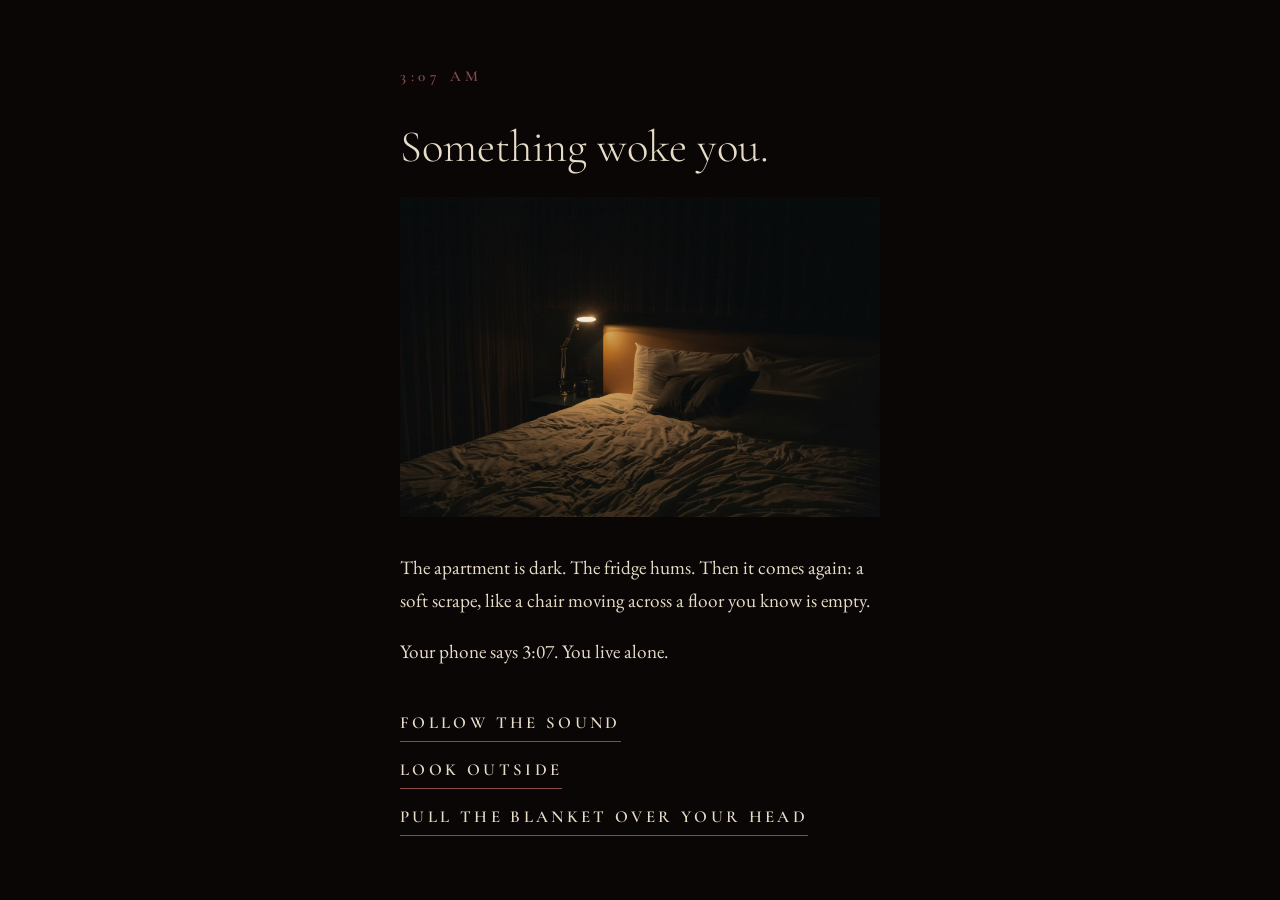
<file: index.html>
<!DOCTYPE html>
<html lang="en">
<head>
<meta charset="UTF-8">
<meta name="viewport" content="width=device-width, initial-scale=1">
<title>Something woke you.</title>
<link rel="preconnect" href="https://fonts.googleapis.com">
<link rel="preconnect" href="https://fonts.gstatic.com" crossorigin>
<link href="https://fonts.googleapis.com/css2?family=Cormorant+Garamond:wght@300;400;600&family=EB+Garamond:ital,wght@0,400;0,500;1,400&display=swap" rel="stylesheet">
<link rel="stylesheet" href="./assets/css/styles.css">
</head>
<body class="room">
<main>
<p class="time">3:07 AM</p>
<h1>Something woke you.</h1>
<img src="./assets/img/room.jpg" alt="A dim bedroom at night with an unmade bed lit by a single desk lamp">
<p>The apartment is dark. The fridge hums. Then it comes again: a soft scrape, like a chair moving across a floor you know is empty.</p>
<p>Your phone says 3:07. You live alone.</p>
<nav class="choices">
<a href="./kitchen.html">Follow the sound</a>
<a href="./window.html">Look outside</a>
<a href="./sleep.html">Pull the blanket over your head</a>
</nav>
</main>
</body>
</html>
</file>
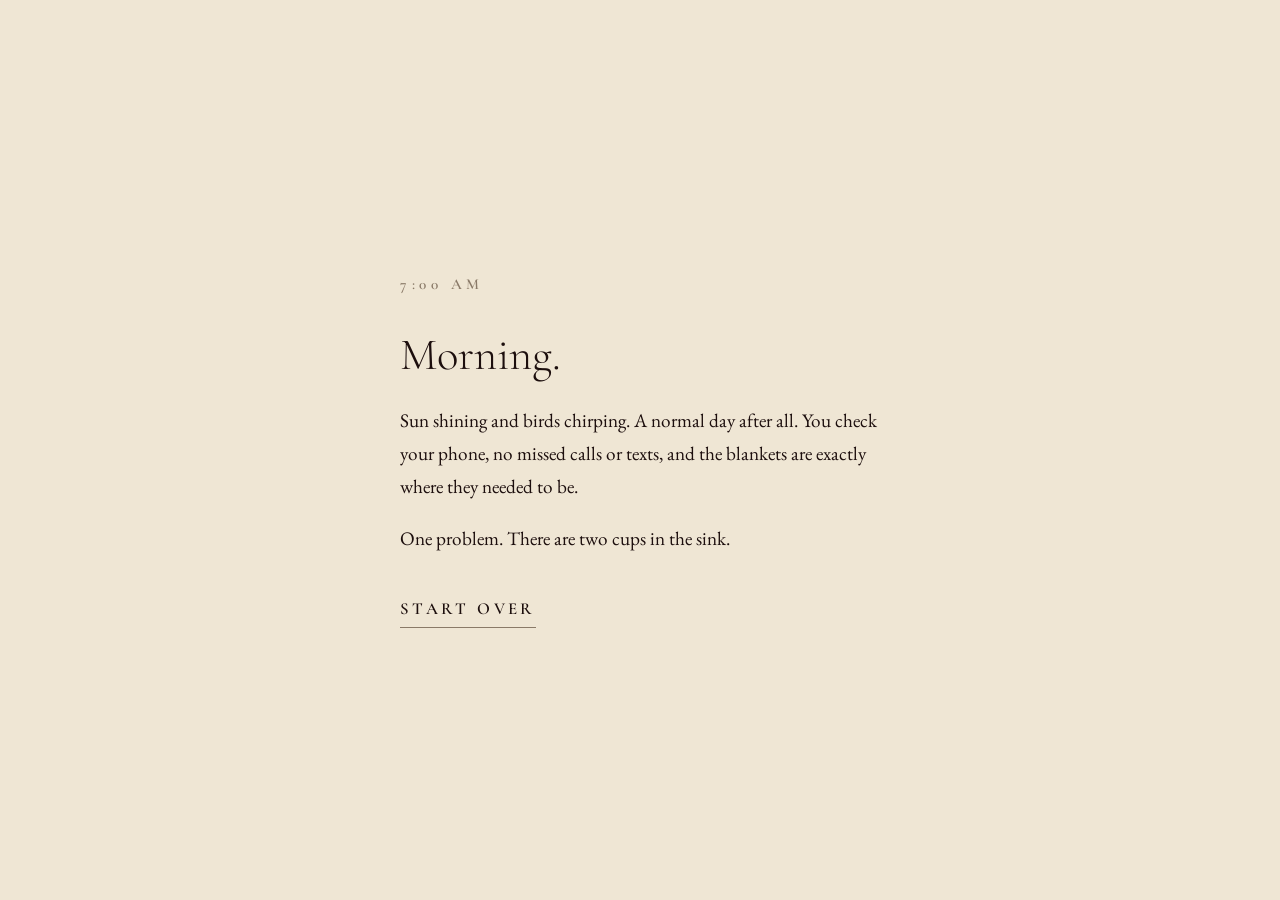
<file: ending.html>
<!DOCTYPE html>
<html lang="en">
<head>
<meta charset="UTF-8">
<meta name="viewport" content="width=device-width, initial-scale=1">
<title>Morning.</title>
<link rel="preconnect" href="https://fonts.googleapis.com">
<link rel="preconnect" href="https://fonts.gstatic.com" crossorigin>
<link href="https://fonts.googleapis.com/css2?family=Cormorant+Garamond:wght@300;400;600&family=EB+Garamond:ital,wght@0,400;0,500;1,400&display=swap" rel="stylesheet">
<link rel="stylesheet" href="./assets/css/styles.css">
</head>
<body class="ending">
<main>
<p class="time">7:00 AM</p>
<h1>Morning.</h1>
<p>Sun shining and birds chirping. A normal day after all. You check your phone, no missed calls or texts, and the blankets are exactly where they needed to be.</p>
<p>One problem. There are two cups in the sink.</p>
<nav class="choices">
<a href="./index.html">Start over</a>
</nav>
</main>
</body>
</html>
</file>
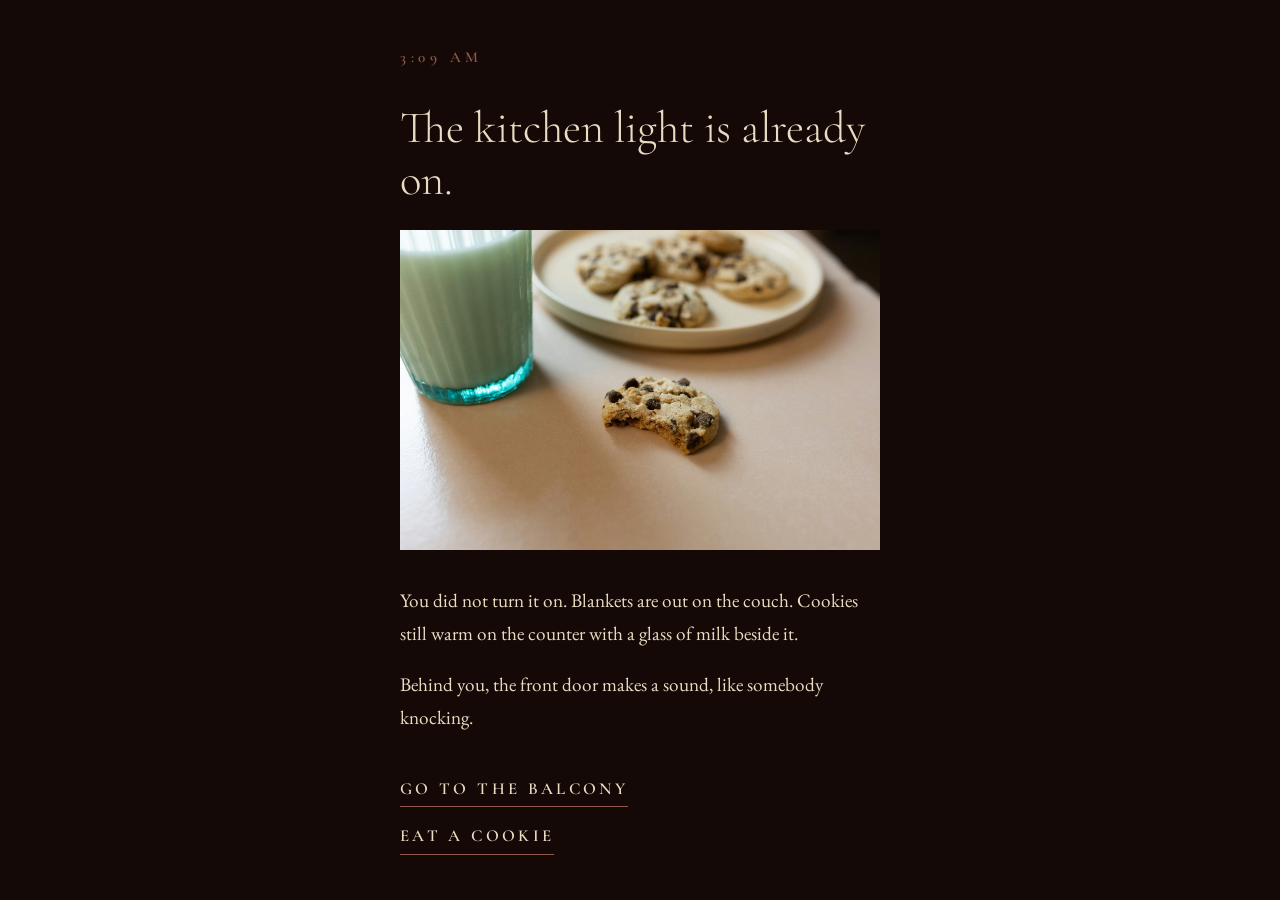
<file: kitchen.html>
<!DOCTYPE html>
<html lang="en">
<head>
<meta charset="UTF-8">
<meta name="viewport" content="width=device-width, initial-scale=1">
<title>The kitchen light is already on.</title>
<link rel="preconnect" href="https://fonts.googleapis.com">
<link rel="preconnect" href="https://fonts.gstatic.com" crossorigin>
<link href="https://fonts.googleapis.com/css2?family=Cormorant+Garamond:wght@300;400;600&family=EB+Garamond:ital,wght@0,400;0,500;1,400&display=swap" rel="stylesheet">
<link rel="stylesheet" href="./assets/css/styles.css">
</head>
<body class="kitchen">
<main>
<p class="time">3:09 AM</p>
<h1>The kitchen light is already on.</h1>
<img src="./assets/img/kitchen.jpg" alt="A glass of milk and chocolate chip cookies on a plate, with one cookie with a bite taken out">
<p>You did not turn it on. Blankets are out on the couch. Cookies still warm on the counter with a glass of milk beside it.</p>
<p>Behind you, the front door makes a sound, like somebody knocking.</p>
<nav class="choices">
<a href="./window.html">Go to the balcony</a>
<a href="./ending.html">Eat a cookie</a>
</nav>
</main>
</body>
</html>
</file>
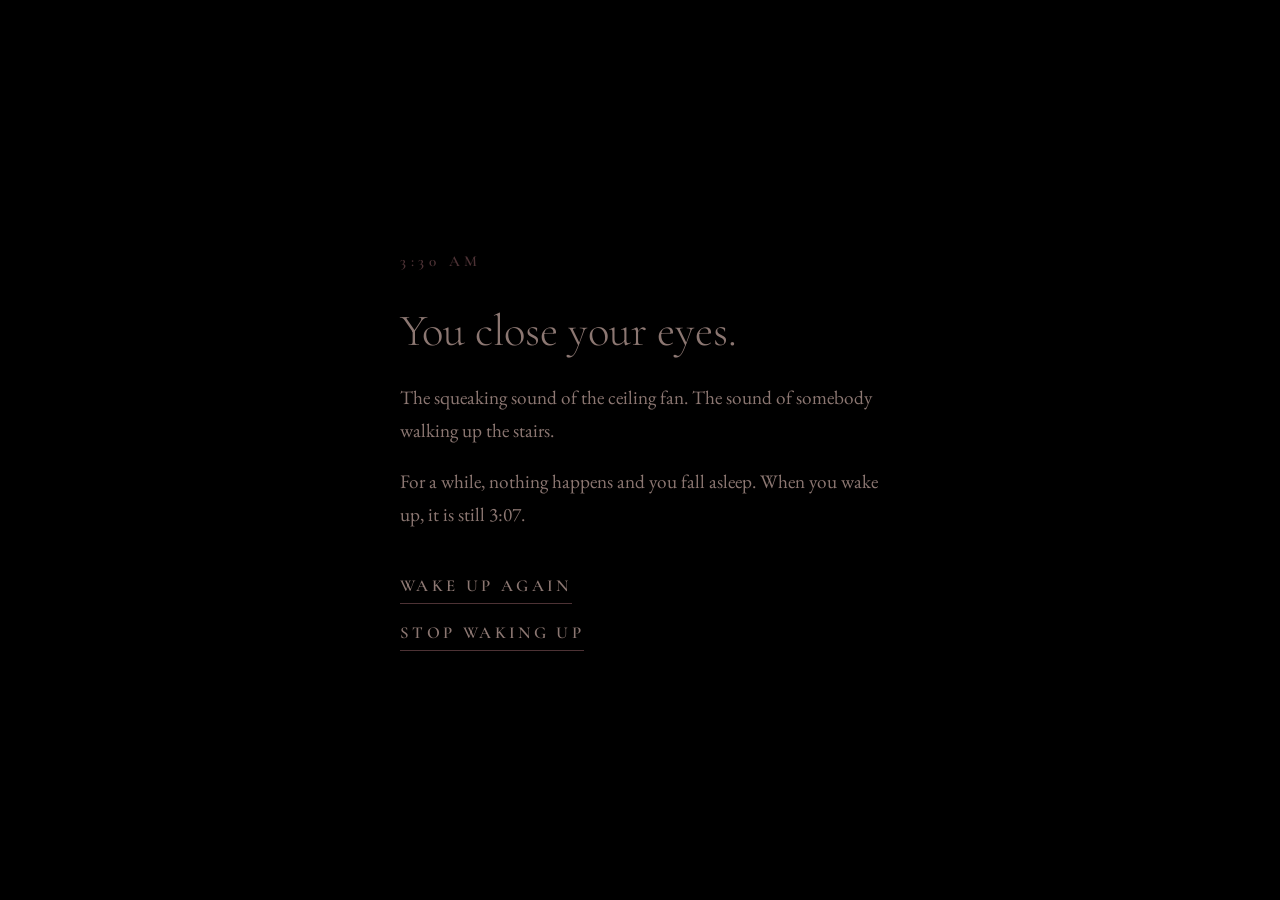
<file: sleep.html>
<!DOCTYPE html>
<html lang="en">
<head>
<meta charset="UTF-8">
<meta name="viewport" content="width=device-width, initial-scale=1">
<title>You close your eyes.</title>
<link rel="preconnect" href="https://fonts.googleapis.com">
<link rel="preconnect" href="https://fonts.gstatic.com" crossorigin>
<link href="https://fonts.googleapis.com/css2?family=Cormorant+Garamond:wght@300;400;600&family=EB+Garamond:ital,wght@0,400;0,500;1,400&display=swap" rel="stylesheet">
<link rel="stylesheet" href="./assets/css/styles.css">
</head>
<body class="sleep">
<main>
<p class="time">3:30 AM</p>
<h1>You close your eyes.</h1>
<p>The squeaking sound of the ceiling fan. The sound of somebody walking up the stairs.</p>
<p>For a while, nothing happens and you fall asleep. When you wake up, it is still 3:07.</p>
<nav class="choices">
<a href="./index.html">Wake up again</a>
<a href="./ending.html">Stop waking up</a>
</nav>
</main>
</body>
</html>
</file>
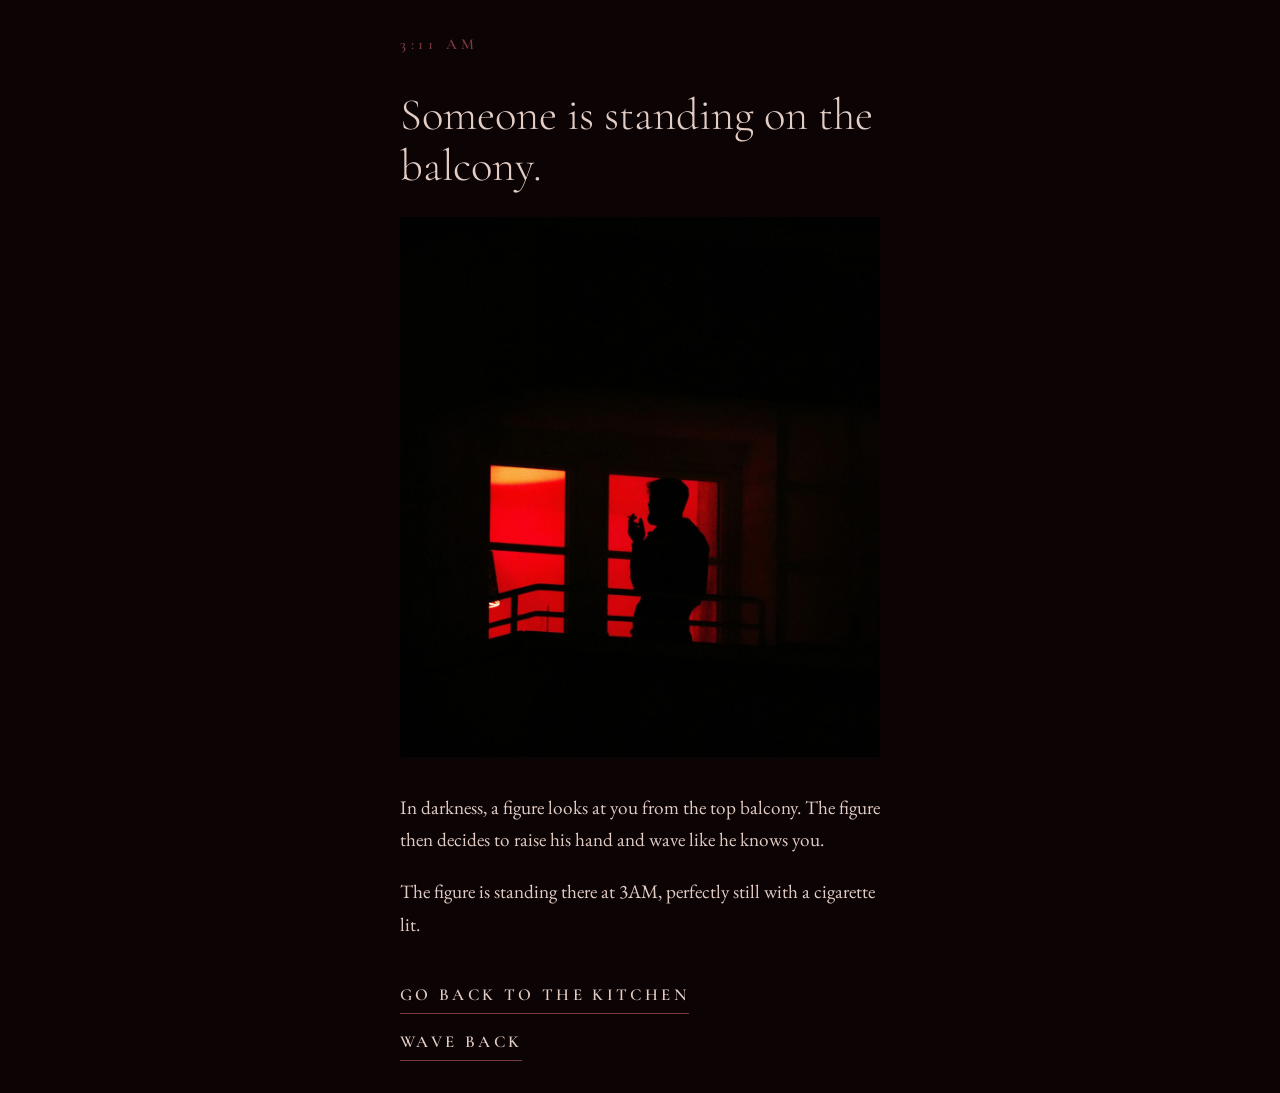
<file: window.html>
<!DOCTYPE html>
<html lang="en">
<head>
<meta charset="UTF-8">
<meta name="viewport" content="width=device-width, initial-scale=1">
<title>Someone is standing on the balcony.</title>
<link rel="preconnect" href="https://fonts.googleapis.com">
<link rel="preconnect" href="https://fonts.gstatic.com" crossorigin>
<link href="https://fonts.googleapis.com/css2?family=Cormorant+Garamond:wght@300;400;600&family=EB+Garamond:ital,wght@0,400;0,500;1,400&display=swap" rel="stylesheet">
<link rel="stylesheet" href="./assets/css/styles.css">
</head>
<body class="window">
<main>
<p class="time">3:11 AM</p>
<h1>Someone is standing on the balcony.</h1>
<img src="./assets/img/balcony.jpg" alt="A dark silhouette of a figure standing on a balcony in front of glowing red windows at night">
<p>In darkness, a figure looks at you from the top balcony. The figure then decides to raise his hand and wave like he knows you.</p>
<p>The figure is standing there at 3AM, perfectly still with a cigarette lit.</p>
<nav class="choices">
<a href="./kitchen.html">Go back to the kitchen</a>
<a href="./ending.html">Wave back</a>
</nav>
</main>
</body>
</html>
</file>
<file: assets/css/styles.css>
:root{--bg:#0a0606;--fg:#e6dcc8;--accent:#d4a84f;--dim:#8a4a4a}
*{box-sizing:border-box}
body{margin:0;min-height:100vh;display:flex;align-items:center;justify-content:center;background:var(--bg);color:var(--fg);font-family:"EB Garamond",Georgia,"Times New Roman",serif;font-size:1.2rem;line-height:1.7}
main{max-width:34rem;padding:2rem}
.time{font-family:"Cormorant Garamond",Georgia,serif;font-weight:600;color:var(--dim);letter-spacing:.3em;font-size:.95rem;margin:0 0 2rem}
h1{font-family:"Cormorant Garamond",Georgia,serif;font-weight:300;font-size:2.8rem;line-height:1.15;margin:0 0 1.5rem}
p{margin:0 0 1.2rem}
.choices{margin-top:2.5rem;display:flex;flex-direction:column;gap:.9rem}
a{color:var(--fg);font-family:"Cormorant Garamond",Georgia,serif;font-weight:600;font-size:1.05rem;letter-spacing:.2em;text-transform:uppercase;text-decoration:none;border-bottom:1px solid var(--dim);padding-bottom:.2rem;width:fit-content;transition:color .3s,letter-spacing .3s,border-color .3s}
a:hover,a:focus{color:var(--accent);border-color:var(--accent);letter-spacing:.3em}
img{max-width:100%;height:auto;margin-bottom:1.5rem}
/* page moods */
.kitchen{--bg:#150907;--fg:#eadcc2;--accent:#e6b655;--dim:#8f5a48}
.window{--bg:#0c0305;--fg:#e2cdc4;--accent:#c4182f;--dim:#7a3a42}
.sleep{--bg:#000;--fg:#8c7772;--accent:#9e1f30;--dim:#4d3235}
.ending{--bg:#efe6d4;--fg:#1c0e0d;--accent:#8b0f1f;--dim:#8a7a68}

img{width:100%;max-height:60vh;object-fit:cover}
.window img{object-position:center 70%}
.credit{font-family:"EB Garamond",Georgia,serif;font-style:italic;font-size:.8rem;color:var(--dim);margin-top:3rem}
</file>
